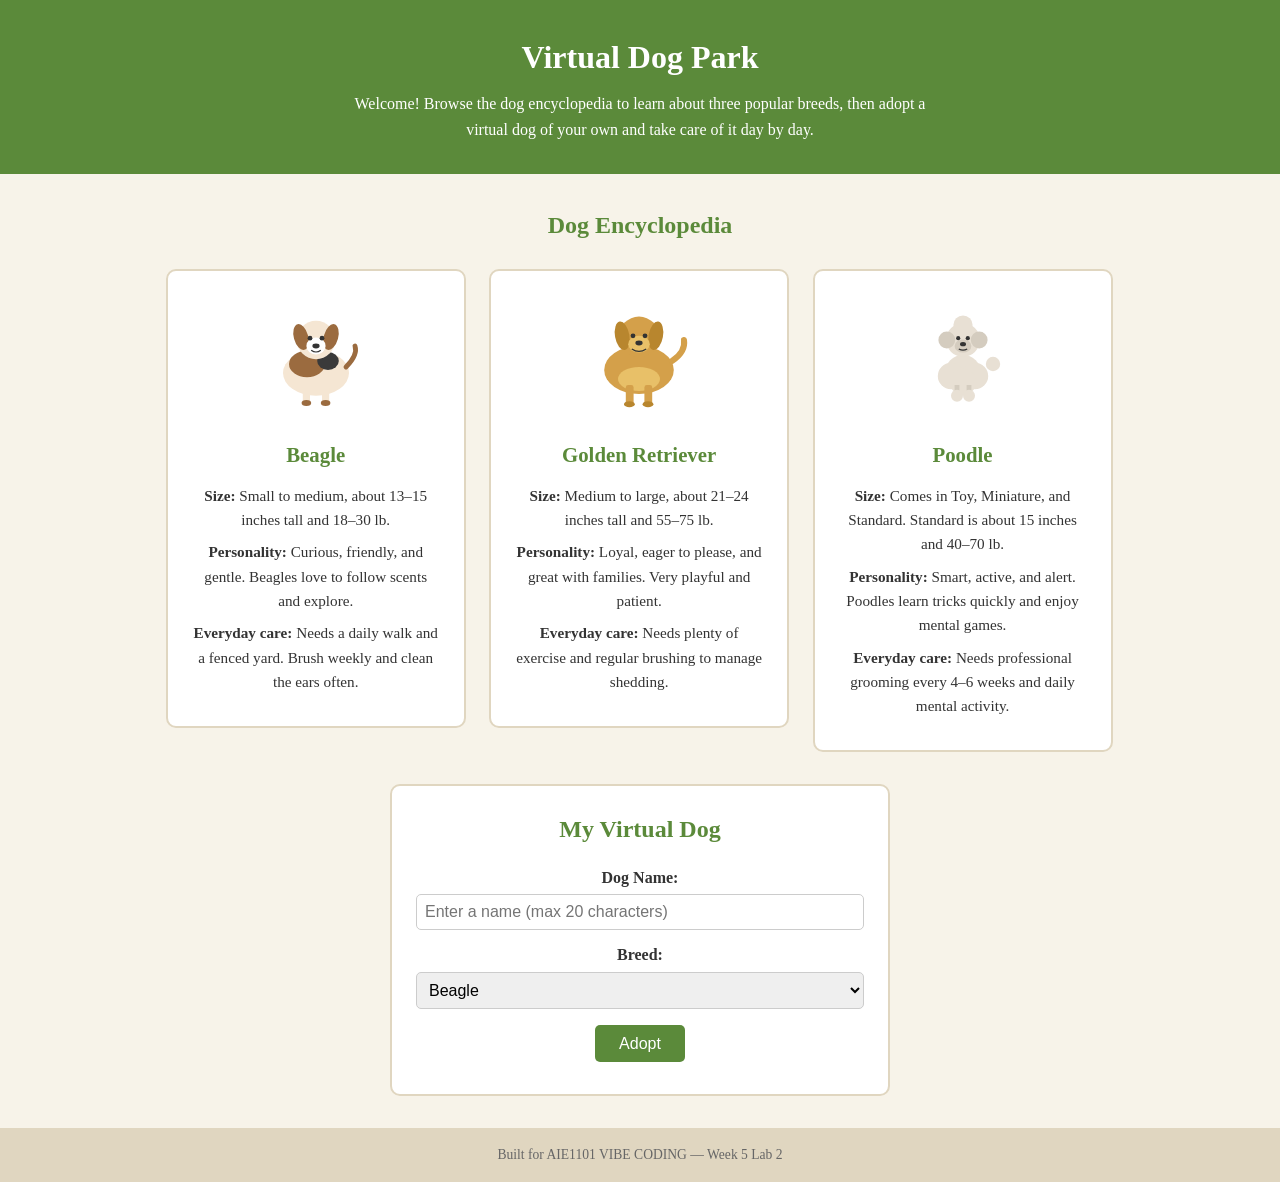
<file: index.html>
<!DOCTYPE html>
<html lang="en">
<head>
  <meta charset="UTF-8">
  <meta name="viewport" content="width=device-width, initial-scale=1.0">
  <title>Virtual Dog Park</title>
  <link rel="stylesheet" href="style.css">
</head>
<body>

  <!-- ===== Header: page title and welcome message ===== -->
  <header>
    <h1>Virtual Dog Park</h1>
    <p class="welcome">
      Welcome! Browse the dog encyclopedia to learn about three popular breeds,
      then adopt a virtual dog of your own and take care of it day by day.
    </p>
  </header>

  <!-- ===== Dog Encyclopedia Section ===== -->
  <main>
    <section id="encyclopedia">
      <h2>Dog Encyclopedia</h2>

      <!-- Breed 1: Beagle -->
      <article class="breed-card">
        <img src="assets/beagle.svg"
             alt="Illustration of a Beagle">
        <h3>Beagle</h3>
        <p><strong>Size:</strong> Small to medium, about 13–15 inches tall
           and 18–30 lb.</p>
        <p><strong>Personality:</strong> Curious, friendly, and gentle.
           Beagles love to follow scents and explore.</p>
        <p><strong>Everyday care:</strong> Needs a daily walk and a fenced
           yard. Brush weekly and clean the ears often.</p>
      </article>

      <!-- Breed 2: Golden Retriever -->
      <article class="breed-card">
        <img src="assets/golden-retriever.svg"
             alt="Illustration of a Golden Retriever">
        <h3>Golden Retriever</h3>
        <p><strong>Size:</strong> Medium to large, about 21–24 inches tall
           and 55–75 lb.</p>
        <p><strong>Personality:</strong> Loyal, eager to please, and great
           with families. Very playful and patient.</p>
        <p><strong>Everyday care:</strong> Needs plenty of exercise and
           regular brushing to manage shedding.</p>
      </article>

      <!-- Breed 3: Poodle -->
      <article class="breed-card">
        <img src="assets/poodle.svg"
             alt="Illustration of a Poodle">
        <h3>Poodle</h3>
        <p><strong>Size:</strong> Comes in Toy, Miniature, and Standard.
           Standard is about 15 inches and 40–70 lb.</p>
        <p><strong>Personality:</strong> Smart, active, and alert.
           Poodles learn tricks quickly and enjoy mental games.</p>
        <p><strong>Everyday care:</strong> Needs professional grooming
           every 4–6 weeks and daily mental activity.</p>
      </article>

    </section>

    <!-- ===== My Virtual Dog Section ===== -->
    <section id="my-dog">
      <h2>My Virtual Dog</h2>

      <!-- Adoption form (shown before adoption) -->
      <div id="adoption-form">
        <label for="dog-name">Dog Name:</label>
        <input type="text" id="dog-name" maxlength="20"
               aria-describedby="name-error"
               placeholder="Enter a name (max 20 characters)">

        <label for="dog-breed">Breed:</label>
        <select id="dog-breed">
          <option value="Beagle">Beagle</option>
          <option value="Golden Retriever">Golden Retriever</option>
          <option value="Poodle">Poodle</option>
        </select>

        <button id="adopt-btn">Adopt</button>
        <p id="name-error" role="alert"></p>
      </div>

      <!-- Dog display (hidden until adoption) -->
      <div id="dog-display">
        <!-- The portrait gets bigger as the dog grows up. Its image and
             alt text are filled in by script.js after adoption. -->
        <img id="display-portrait" class="dog-portrait" alt="Your adopted dog">

        <p>Name: <span id="display-name"></span></p>
        <p>Breed: <span id="display-breed"></span></p>
        <p>Day: <span id="display-day"></span></p>
        <p>Stage: <span id="display-stage"></span></p>
        <p>Happiness: <span id="display-happiness"></span> / 100</p>

        <!-- Growth bar: how far the dog has grown toward Adult Dog -->
        <div class="growth">
          <div class="growth-label">
            <span>Growth</span>
            <span id="growth-percent"></span>
          </div>
          <div id="growth-track" class="growth-track"
               role="progressbar" aria-valuemin="0" aria-valuemax="100"
               aria-valuenow="0" aria-label="Growth">
            <div id="growth-fill" class="growth-fill"></div>
          </div>
          <p id="growth-caption" class="growth-caption"></p>
        </div>

        <div class="dog-actions">
          <button id="feed-btn">Feed</button>
          <button id="play-btn">Play</button>
          <button id="next-day-btn">Next Day</button>
        </div>

        <p class="action-hint">
          Feed and Play add 10 happiness, up to 100. Each Next Day moves the dog
          forward one day and costs 5 happiness; happiness never drops below 0.
        </p>

        <button id="start-over-btn">Start Over</button>

        <p class="storage-note">
          This dog is saved in your browser's localStorage under the key
          <code>virtualDogParkPetV1</code>, so it comes back after a refresh.
        </p>
      </div>
    </section>
  </main>

  <footer>
    <p>Built for AIE1101 VIBE CODING — Week 5 Lab 2</p>
  </footer>

  <script src="script.js"></script>
</body>
</html>
</file>
<file: style.css>
/* ===== Virtual Dog Park — style.css ===== */

/* Reset and base styles */
* {
  margin: 0;
  padding: 0;
  box-sizing: border-box;
}

body {
  font-family: Georgia, "Times New Roman", serif;
  background-color: #f7f3e9;
  color: #333;
  line-height: 1.6;
}

/* ===== Header ===== */
header {
  background-color: #5b8a3a;
  color: #fff;
  text-align: center;
  padding: 2rem 1rem;
}

header h1 {
  font-size: 2rem;
  margin-bottom: 0.5rem;
}

.welcome {
  font-size: 1rem;
  max-width: 600px;
  margin: 0 auto;
}

/* ===== Encyclopedia Section ===== */
#encyclopedia {
  max-width: 1000px;
  margin: 2rem auto;
  padding: 0 1rem;
}

#encyclopedia h2 {
  text-align: center;
  font-size: 1.5rem;
  margin-bottom: 1.5rem;
  color: #5b8a3a;
}

/* ===== Breed Cards ===== */
.breed-card {
  background-color: #fff;
  border: 2px solid #e0d6c0;
  border-radius: 10px;
  padding: 1.5rem;
  margin-bottom: 1.5rem;
  text-align: center;
}

.breed-card img {
  width: 120px;
  height: 120px;
  margin-bottom: 1rem;
}

.breed-card h3 {
  font-size: 1.3rem;
  color: #5b8a3a;
  margin-bottom: 0.75rem;
}

.breed-card p {
  font-size: 0.95rem;
  margin-bottom: 0.5rem;
}

/* ===== Footer ===== */
footer {
  text-align: center;
  padding: 1rem;
  background-color: #e0d6c0;
  font-size: 0.85rem;
  color: #666;
}

/* ===== My Virtual Dog Section ===== */
#my-dog {
  max-width: 500px;
  margin: 2rem auto;
  padding: 1.5rem;
  background-color: #fff;
  border: 2px solid #e0d6c0;
  border-radius: 10px;
}

#my-dog h2 {
  text-align: center;
  font-size: 1.5rem;
  margin-bottom: 1rem;
  color: #5b8a3a;
}

/* Adoption form */
#adoption-form {
  text-align: center;
}

#adoption-form label {
  display: block;
  margin: 0.75rem 0 0.25rem;
  font-weight: bold;
}

#adoption-form input,
#adoption-form select {
  width: 100%;
  padding: 0.5rem;
  font-size: 1rem;
  border: 1px solid #ccc;
  border-radius: 5px;
}

#adopt-btn {
  margin-top: 1rem;
  padding: 0.6rem 1.5rem;
  font-size: 1rem;
  background-color: #5b8a3a;
  color: #fff;
  border: none;
  border-radius: 5px;
  cursor: pointer;
}

#adopt-btn:hover {
  background-color: #4a7a2e;
}

#name-error {
  color: #c0392b;
  margin-top: 0.5rem;
  font-size: 0.9rem;
}

/* Dog display (hidden by default) */
#dog-display {
  display: none;
  text-align: center;
}

#dog-display p {
  font-size: 1rem;
  margin-bottom: 0.4rem;
}

/* ===== Dog portrait: one size per growth stage ===== */
/* The <img> is sized by a class that changes with the stage, so the
   visitor can see the dog grow. */
.dog-portrait {
  display: block;
  margin: 0 auto 1rem;
  transition: width 0.35s ease, height 0.35s ease;
}

.dog-portrait.size-puppy {
  width: 90px;
  height: 90px;
}

.dog-portrait.size-young {
  width: 130px;
  height: 130px;
}

.dog-portrait.size-adult {
  width: 170px;
  height: 170px;
}

/* ===== Growth bar ===== */
.growth {
  margin: 1rem 0 0.5rem;
  text-align: left;
}

.growth-label {
  display: flex;
  justify-content: space-between;
  font-size: 0.85rem;
  color: #666;
  margin-bottom: 0.3rem;
}

.growth-track {
  height: 14px;
  background-color: #f0ead9;
  border: 1px solid #e0d6c0;
  border-radius: 7px;
  overflow: hidden;
}

.growth-fill {
  height: 100%;
  width: 25%;
  background-color: #5b8a3a;
  border-radius: 6px;
  transition: width 0.35s ease;
}

/* The stage name is always written out in words here too, so growth
   never relies on colour or size alone. */
.growth-caption {
  font-size: 0.85rem;
  color: #666;
  margin-top: 0.35rem;
}

/* ===== Action buttons ===== */
.dog-actions {
  margin-top: 0.75rem;
}

/* One short line saying what each button does to happiness. */
.action-hint {
  font-size: 0.8rem;
  color: #777;
  margin-top: 0.6rem;
}

#feed-btn,
#play-btn {
  margin: 0.5rem 0.25rem 0;
  padding: 0.5rem 1.2rem;
  font-size: 0.95rem;
  background-color: #d4a04a;
  color: #fff;
  border: none;
  border-radius: 5px;
  cursor: pointer;
}

#feed-btn:hover,
#play-btn:hover {
  background-color: #b8862e;
}

#next-day-btn {
  margin: 0.5rem 0.25rem 0;
  padding: 0.5rem 1.2rem;
  font-size: 0.95rem;
  background-color: #5b8a3a;
  color: #fff;
  border: none;
  border-radius: 5px;
  cursor: pointer;
}

#next-day-btn:hover {
  background-color: #4a7a2e;
}

/* Start Over is quieter than the care buttons, but still easy to see. */
#start-over-btn {
  margin-top: 1rem;
  padding: 0.4rem 1rem;
  font-size: 0.85rem;
  background-color: #fff;
  color: #96322a;
  border: 1px solid #96322a;
  border-radius: 5px;
  cursor: pointer;
}

#start-over-btn:hover {
  background-color: #f7e7e5;
}

/* Small note that explains where the saved dog lives. */
.storage-note {
  margin-top: 1.25rem;
  font-size: 0.8rem;
  color: #777;
  text-align: left;
  border-top: 1px solid #eee4d2;
  padding-top: 0.75rem;
}

.storage-note code {
  background-color: #f7f3e9;
  padding: 0 0.2rem;
  border-radius: 3px;
}

/* ===== Responsive: laptop / wide screen ===== */
@media (min-width: 768px) {
  #encyclopedia {
    display: flex;
    flex-direction: column;
  }

  .breed-card {
    margin-bottom: 0;
  }

  /* Lay cards side by side on wider screens */
  #encyclopedia {
    display: block;
  }

  .breed-card {
    display: inline-block;
    width: 31%;
    vertical-align: top;
    margin: 0 1%;
  }
}
</file>
